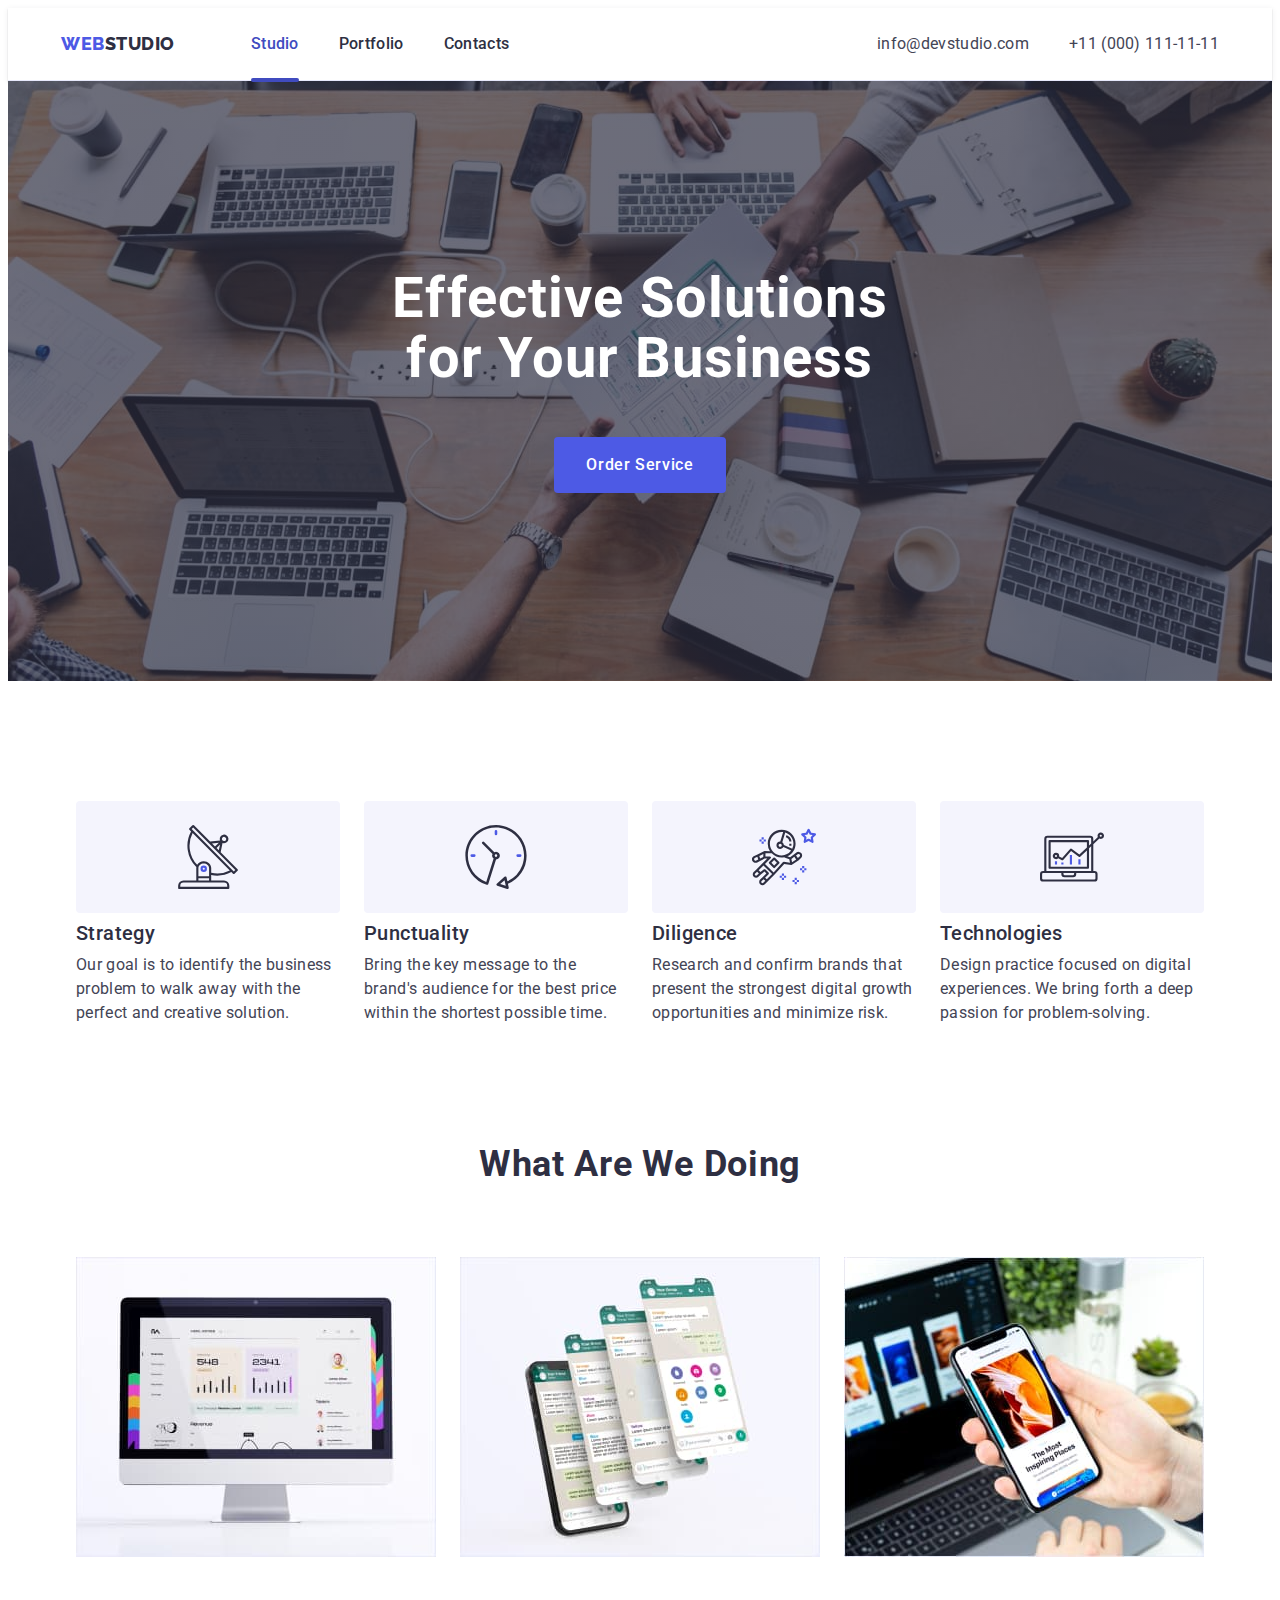
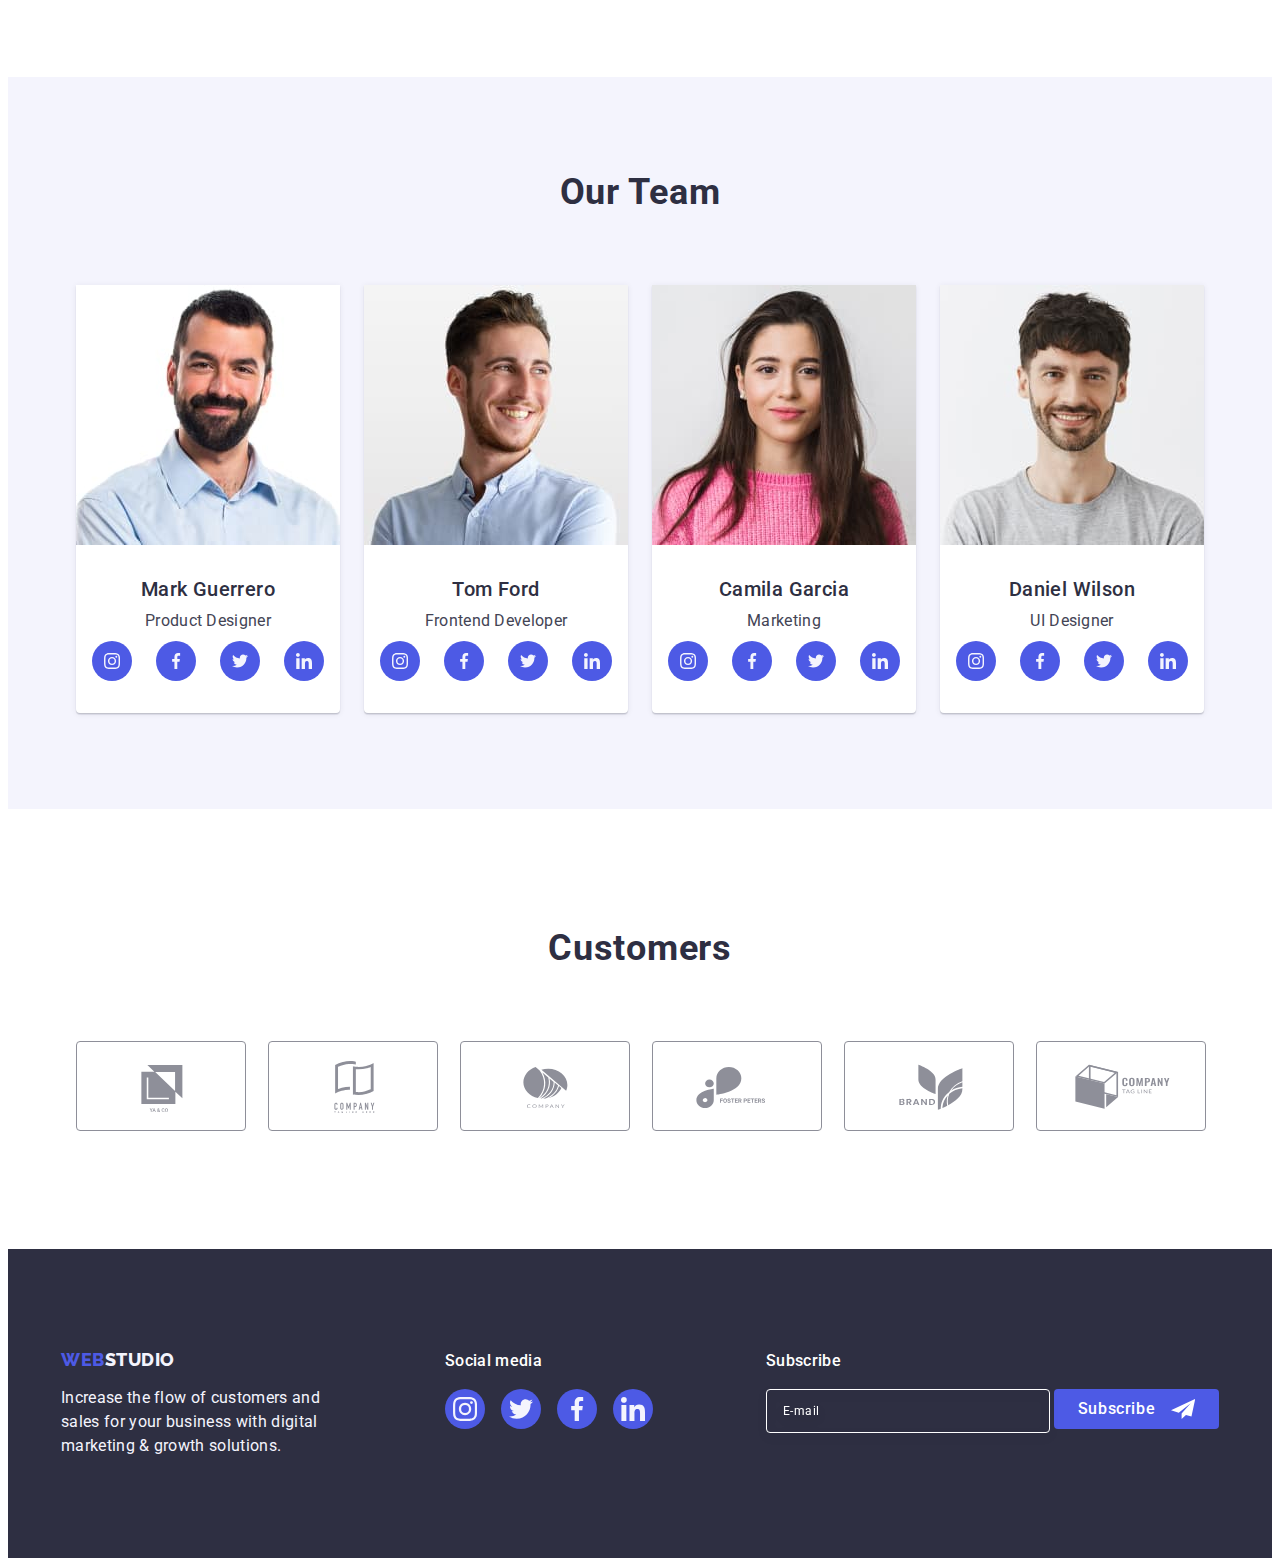
<file: index.html>
<!DOCTYPE html>
<html lang="en">
<head>
    <meta charset="UTF-8">
    <meta http-equiv="X-UA-Compatible" content="IE=edge">
    <meta name="viewport" content="width=device-width, initial-scale=1.0">
    <link rel="preconnect" href="https://fonts.googleapis.com">
    <link rel="preconnect" href="https://fonts.gstatic.com" crossorigin>
    <link href="https://fonts.googleapis.com/css2?family=Raleway:wght@800&family=Roboto:wght@400;500;700;900&display=swap"
        rel="stylesheet">
    <meta name="viewport" content="width=device-width, initial-scale=1.0" />
    <title>WebStudio</title>
    <link rel="stylesheet" href="https://cdnjs.cloudflare.com/ajax/libs/modern-normalize/2.0.0/modern-normalize.min.css" integrity="sha512-4xo8blKMVCiXpTaLzQSLSw3KFOVPWhm/TRtuPVc4WG6kUgjH6J03IBuG7JZPkcWMxJ5huwaBpOpnwYElP/m6wg==" crossorigin="anonymous" referrerpolicy="no-referrer" />
    <link rel="stylesheet" href="./css/styles.css">
</head>
<body>
    <header class="header">
        <div class="container header-container">
            <nav class="header-navigation list">
                <a href="./index.html" class="logo-header link">Web<span class="logo-span-header">Studio</span></a>
                <ul class="header-menu list">
                    <li class="header-menu-item"><a class="header-menu-link link active" href="./index.html">Studio</a></li>
                    <li class="header-menu-item"><a class="header-menu-link link" href="./portfolio.html">Portfolio</a></li>
                    <li class="header-menu-item"><a class="header-menu-link link " href="">Contacts</a></li>
                </ul>
            </nav>
            <address class="header-contacts">
                <ul class="header-menu-contacts list">
                    <li><a class="header-contacts-item link" href="mailto:info@devstudio.com">info@devstudio.com</a></li>
                    <li><a class="header-contacts-item link" href="tel:+110001111111">+11 (000) 111-11-11</a></li>
                </ul>
            </address>
            <button  type="button" class="open-mobile-menu js-open-menu" data-menu-open>
                <svg class="charm-svg" width="32" height="22">
                    <use href="./images/icons.svg#icon-charm_menu-hamburger-1"></use>
                </svg>
            </button>
        </div>
            <div class="mob-menu js-menu-container">
                <div class="mob-menu-container container">
                <div class="mobile-nav" >
                    <button type="button" class="close-mobile-btn js-close-menu">
                        <svg class="mobile-button-icon" width="8" height="8">
                            <use href="./images/icons.svg#icon-close-black"></use>
                        </svg>
                    </button>
                    <ul class="mobile-menu-list list">
                        <li class="mobile-menu-item"><a class="mobile-menu-link link" href="./index.html">Studio</a></li>
                        <li class="mobile-menu-item"><a class="mobile-menu-link link" href="./portfolio.html">Portfolio</a></li>
                        <li class="mobile-menu-item"><a class="mobile-menu-link link" href="">Contacts</a></li>
                    </ul>
                </div>
                <div class="mobile-subscribe">
                    <address class="mobile-contacts">
                        <ul class="mobile-menu-contacts list">
                            <li class="mobile-menu-list"><a class="mobile-contacts-item link" href="tel:+110001111111">+11 (000)
                                    111-11-11</a></li>
                            <li class="mobile-menu-list"><a class="mobile-contacts-item-mail link"
                                    href="mailto:info@devstudio.com">info@devstudio.com</a></li>
                        </ul>
                    </address>
                    <ul class="mobile-icon-list list">
                        <li class="mobile-list-item">
                            <a href="" class="mobile-link-soc">
                                <svg class="mobile-menu-icon" width="24" height="24">
                                    <use href="./images/icons.svg#icon-instagram"></use>
                                </svg>
                            </a>
                        </li>
                        <li class="mobile-list-item">
                            <a href="" class="mobile-link-soc">
                                <svg class="mobile-menu-icon" width="24" height="24">
                                    <use href="./images/icons.svg#icon-twitter"></use>
                                </svg>
                            </a>
                        </li>
                        <li class="mobile-list-item">
                            <a href="" class="mobile-link-soc">
                                <svg class="mobile-menu-icon" width="24" height="24">
                                    <use href="./images/icons.svg#icon-facebook"></use>
                                </svg>
                            </a>
                        </li>
                        <li class="mobile-list-item">
                            <a href="" class="mobile-link-soc">
                                <svg class="mobile-menu-icon" width="24" height="24">
                                    <use href="./images/icons.svg#icon-linkedin"></use>
                                </svg>
                            </a>
                        </li>
                    </ul>
                </div>
                </div>
            </div>
    </header>
    <main>
        <section class="hero">
            <div class="container container-hero">
                <h1 class="hero-title">Effective Solutions for Your Business</h1>
                <button type="button" class="hero-button"  data-modal-open>Order Service</button>
            </div>
        </section>
        <section class="feature">
            <div class="container feature-container">
                <h2 class="visually-hidden">Why us?</h2>
                <ul class="feature-menu list">
                    <li class="feature-menu-item">
                        <div class="feature-container-icon">
                            <svg class="feature-icon" width="64" height="64">
                                <use href="./images/icons.svg#icon-antenna"></use>
                            </svg>
                        </div>
                        <h3 class="feature-item-title ">Strategy</h3>
                        <p class="feature-item-paragraph">Our goal is to identify the business problem to walk away with the perfect and
                            creative solution.</p>
                    </li>
                    <li class="feature-menu-item">
                        <div class="feature-container-icon">
                            <svg class="feature-icon" width="64" height="64">
                                <use href="./images/icons.svg#icon-clock"></use>
                            </svg>
                        </div>
                        <h3 class="feature-item-title ">Punctuality</h3>
                        <p class="feature-item-paragraph">Bring the key message to the brand's audience for the best price within the
                            shortest possible time.</p>
                    </li>
                    <li class="feature-menu-item">
                        <div class="feature-container-icon">
                            <svg class="feature-icon" width="64" height="64">
                                <use href="./images/icons.svg#icon-astronaut"></use>
                            </svg>
                        </div>
                        <h3 class="feature-item-title ">Diligence</h3>
                        <p class="feature-item-paragraph">Research and confirm brands that present the strongest digital growth
                            opportunities and minimize risk.</p>
                    </li>
                    <li class="feature-menu-item">
                        <div class="feature-container-icon">
                            <svg class="feature-icon" width="64" height="64">
                                <use href="./images/icons.svg#icon-diagram"></use>
                            </svg>
                        </div>
                        <h3 class="feature-item-title ">Technologies</h3>
                        <p class="feature-item-paragraph">Design practice focused on digital experiences. We bring forth a deep passion
                            for problem-solving.</p>
                    </li>
                </ul>
            </div>
        </section>
        <section class="referral">
            <div class="container referral-container" >
                <h2 class="referral-title">What are we doing</h2>
                <ul class=" referral-menu list">
                    <li class="referral-menu-item"><img class="referral-item-image" srcset="./images/img1.jpg 1x, ./images/img1-2x.jpg 2x" src="./images/img1.jpg" alt="computer" width="360"
                            height="300" /></li>
                    <li class="referral-menu-item"><img class="referral-item-image" srcset="./images/img2.jpg 1x, ./images/img2-2x.jpg 2x" src="./images/img2.jpg" alt="telephone" width="360"
                            height="300" /></li>
                    <li class="referral-menu-item"><img class="referral-item-image" srcset="./images/img3.jpg 1x, ./images/img3-2x.jpg 2x" src="./images/img3.jpg" alt="gadgets" width="360"
                            height="300" /></li>
                </ul>
            </div> 
        </section>
        <section class="team">
            <div class="container team-section-container">
                <h2 class="team-title">Our Team</h2>
                <ul class="team-menu list">
                    <li class="team-menu-item">
                        <img class="team-item-image" srcset="./images/team1.jpg 1x, ./images/team1-2x.jpg 2x" src="./images/team1.jpg" alt="Mark Guerrero" width="264" height="260" />
                        <div class="card-team">
                            <h3 class="team-item-title">Mark Guerrero</h3>
                            <p class="team-item-paragraph">Product Designer</p>
                                <ul class="team-icons-list">
                                    <li class="team-icons">
                                        <a href="" class="team-soc">
                                            <svg class="team-icon" width="16" height="16">
                                                <use href="./images/icons.svg#icon-instagram"></use>
                                            </svg>
                                        </a>
                                    </li>
                                    <li class="team-icons">
                                        <a href="" class="team-soc">
                                            <svg class="team-icon" width="16" height="16">
                                                <use href="./images/icons.svg#icon-facebook"></use>
                                            </svg>
                                        </a>
                                    </li>
                                    <li class="team-icons">
                                        <a href="" class="team-soc">
                                            <svg class="team-icon" width="16" height="16">
                                                <use href="./images/icons.svg#icon-twitter"></use>
                                            </svg>
                                        </a>
                                    </li>
                                    <li class="team-icons">
                                        <a href="" class="team-soc">
                                            <svg class="team-icon" width="16" height="16">
                                                <use href="./images/icons.svg#icon-linkedin"></use>
                                            </svg>
                                        </a>
                                    </li>
                                </ul>
                        </div>
                    </li>
                    <li class="team-menu-item">
                        <img class="team-item-image" srcset="./images/team2.jpg 1x, ./images/team2-2x.jpg 2x" src="./images/team2.jpg" alt="Tom Ford" width="264" height="260" />
                        <div class="card-team">
                            <h3 class="team-item-title">Tom Ford</h3>
                            <p class="team-item-paragraph">Frontend Developer</p>
                                <ul class="team-icons-list">
                                    <li class="team-icons">
                                        <a href="" class="team-soc">
                                            <svg class="team-icon" width="16" height="16">
                                                <use href="./images/icons.svg#icon-instagram"></use>
                                            </svg>
                                        </a>
                                    </li>
                                    <li class="team-icons">
                                        <a href="" class="team-soc">
                                            <svg class="team-icon" width="16" height="16">
                                                <use href="./images/icons.svg#icon-facebook"></use>
                                            </svg>
                                        </a>
                                    </li>
                                    <li class="team-icons">
                                        <a href="" class="team-soc">
                                            <svg class="team-icon" width="16" height="16">
                                                <use href="./images/icons.svg#icon-twitter"></use>
                                            </svg>
                                        </a>
                                    </li>
                                    <li class="team-icons">
                                        <a href="" class="team-soc">
                                            <svg class="team-icon" width="16" height="16">
                                                <use href="./images/icons.svg#icon-linkedin"></use>
                                            </svg>
                                        </a>
                                    </li>
                                </ul>
                        </div>
                    </li>
                    <li class="team-menu-item">
                        <img class="team-item-image" srcset="./images/team3.jpg 1x, ./images/team3-2x.jpg 2x" src="./images/team3.jpg" alt="Camila Garcia" width="264" height="260" />
                        <div class="card-team">
                            <h3 class="team-item-title">Camila Garcia</h3>
                            <p class="team-item-paragraph">Marketing</p>
                                <ul class="team-icons-list">
                                    <li class="team-icons">
                                        <a href="" class="team-soc">
                                            <svg class="team-icon" width="16" height="16">
                                                <use href="./images/icons.svg#icon-instagram"></use>
                                            </svg>
                                        </a>
                                    </li>
                                    <li class="team-icons">
                                        <a href="" class="team-soc">
                                            <svg class="team-icon" width="16" height="16">
                                                <use href="./images/icons.svg#icon-facebook"></use>
                                            </svg>
                                        </a>
                                    </li>
                                    <li class="team-icons">
                                        <a href="" class="team-soc">
                                            <svg class="team-icon" width="16" height="16">
                                                <use href="./images/icons.svg#icon-twitter"></use>
                                            </svg>
                                        </a>
                                    </li>
                                    <li class="team-icons">
                                        <a href="" class="team-soc">
                                            <svg class="team-icon" width="16" height="16">
                                                <use href="./images/icons.svg#icon-linkedin"></use>
                                            </svg>
                                        </a>
                                    </li>
                                </ul>
                        </div>
                    </li>
                    <li class="team-menu-item">
                        <img class="team-item-image" srcset="./images/team4.jpg 1x, ./images/team4-2x.jpg 2x" src="./images/team4.jpg" alt="Daniel Wilson" width="264" height="260" />
                        <div class="card-team">
                            <h3 class="team-item-title">Daniel Wilson</h3>
                            <p class="team-item-paragraph">UI Designer</p>
                                <ul class="team-icons-list">
                                    <li class="team-icons">
                                        <a href="" class="team-soc">
                                            <svg class="team-icon" width="16" height="16">
                                                <use href="./images/icons.svg#icon-instagram"></use>
                                            </svg>
                                        </a>
                                    </li>
                                    <li class="team-icons">
                                        <a href="" class="team-soc">
                                            <svg class="team-icon" width="16" height="16">
                                                <use href="./images/icons.svg#icon-facebook"></use>
                                            </svg>
                                        </a>
                                    </li>
                                    <li class="team-icons">
                                        <a href="" class="team-soc">
                                            <svg class="team-icon" width="16" height="16">
                                                <use href="./images/icons.svg#icon-twitter"></use>
                                            </svg>
                                        </a>
                                    </li>
                                    <li class="team-icons">
                                        <a href="" class="team-soc">
                                            <svg class="team-icon" width="16" height="16">
                                                <use href="./images/icons.svg#icon-linkedin"></use>
                                            </svg>
                                        </a>
                                    </li>
                                </ul>
                        </div>
                    </li>
                </ul>
            </div>
        </section>
        <section class="customers">
            <div class="customers-container container">
                <h2 class="customers-title">Customers</h2>
                <ul class="customers-container-list">
                    <li class="customers-container-item">
                        <a href="" class="customers-link">
                            <svg class="customers-icon" width="104" height="56">
                                <use href="./images/icons.svg#icon-logo1"></use>
                            </svg>
                        </a>
                    </li>
                    <li class="customers-container-item">
                        <a href="" class="customers-link">
                            <svg class="customers-icon" width="104" height="56">
                                <use href="./images/icons.svg#icon-logo2"></use>
                            </svg>
                        </a>
                    </li>
                    <li class="customers-container-item">
                        <a href="" class="customers-link">
                            <svg class="customers-icon" width="104" height="56">
                                <use href="./images/icons.svg#icon-logo3"></use>
                            </svg>
                        </a>
                    </li>
                    <li class="customers-container-item">
                        <a href="" class="customers-link">
                            <svg class="customers-icon" width="104" height="56">
                                <use href="./images/icons.svg#icon-logo4"></use>
                            </svg>
                        </a>
                    </li>
                    <li class="customers-container-item">
                        <a href="" class="customers-link">
                            <svg class="customers-icon" width="104" height="56">
                                <use href="./images/icons.svg#icon-logo5"></use>
                            </svg>
                        </a>
                    </li>
                    <li class="customers-container-item">
                        <a href="" class="customers-link">
                            <svg class="customers-icon" width="104" height="56">
                                <use href="./images/icons.svg#icon-logo6"></use>
                            </svg>
                        </a>
                    </li>
                </ul>
            </div>
        </section>
    </main>
    <footer class="footer ">
        <div class="container footerino">
            <div class="footer-container">
                <a class="logo-footer link" href="./index.html">Web<span class="logo-span-footer">Studio</span></a>
                <p class="footer-paragraph">Increase the flow of customers and sales for your business with digital
                    marketing &
                    growth solutions.</p>
            </div>
            <div class="footer-soc">
                <p class="footer-title">Social media</p>
                <ul class="footer-icon-list">
                    <li class="footer-list-item">
                        <a href="" class="footer-link-soc">
                            <svg class="footer-icon" width="24" height="24">
                                <use href="./images/icons.svg#icon-instagram"></use>
                            </svg>
                        </a>
                    </li>
                    <li class="footer-list-item">
                        <a href="" class="footer-link-soc">
                            <svg class="footer-icon" width="24" height="24">
                                <use href="./images/icons.svg#icon-twitter"></use>
                            </svg>
                        </a>
                    </li>
                    <li class="footer-list-item">
                        <a href="" class="footer-link-soc">
                            <svg class="footer-icon" width="24" height="24">
                                <use href="./images/icons.svg#icon-facebook"></use>
                            </svg>
                        </a>
                    </li>
                    <li class="footer-list-item">
                        <a href="" class="footer-link-soc">
                            <svg class="footer-icon" width="24" height="24">
                                <use href="./images/icons.svg#icon-linkedin"></use>
                            </svg>
                        </a>
                    </li>
                </ul>
            </div>
            <div class="footer-form-container">
                <p class="footer-form-title">Subscribe</p>
                <form  class="footer-form" name="footer-subscribe">
                    <label for="subscribe" class="footer-subscribe-label">
                        <input id="subscribe" class="footer-input" name="footer-input" type="email" placeholder="E-mail" />
                    </label>
                    <button type="submit" class="footer-btn-subscribe">Subscribe
                        <svg class="btn-subscribe-icon" width="24" height="24">
                            <use href="./images/icons.svg#icon-icon-send"></use>
                        </svg>
                    </button>
                </form>
            </div>
        </div>
    </footer>
    <div class="backdrop is-hidden" data-modal>
        <div class="modal">
            <button data-modal-close type="button" class="modal-btn">
                    <svg class="modal-button-icon" width="8" height="8">
                        <use href="./images/icons.svg#icon-close-black"></use>
                    </svg>
            </button>
            <p class="modal-form-title">Leave your contacts and we will call you back</p>
            <form class="modal-form" name="modal-subscribe">
                <div class="modal-form-field">
                    <label for="user-name" class="modal-label">Name</label>
                    <div class="input-wrap">
                        <input id="user-name" name="user-name" class="modal-input" required type="text" placeholder="" />
                        <svg class="form-icons" width="18" height="24">
                            <use href="./images/icons.svg#icon-person-black"></use>
                        </svg>
                    </div>
                </div>
                <div class="modal-form-field">
                    <label for="user-mail" class="modal-label">Phone</label>
                    <div class="input-wrap">
                        <input id="user-mail" name="user-mail" class="modal-input" required type="tel" placeholder="" />
                        <svg class="form-icons" width="18" height="24">
                            <use href="./images/icons.svg#icon-phone-black"></use>
                        </svg>
                    </div>
                    </div>
                <div class="modal-form-field">
                    <label for="user-tel" class="modal-label">Email</label>
                    <div class="input-wrap">
                        <input id="user-tel" name="user-tel" class="modal-input" required type="email" placeholder="" />
                        <svg class="form-icons" width="18" height="24">
                            <use href="./images/icons.svg#icon-email-black"></use>
                        </svg>
                    </div>
                </div>
                <div class="modal-form-textarea">
                    <label for="user-comment" class="modal-label">Comment</label>
                    <textarea class="modal-textarea" id="user-comment" name="user-comment" placeholder="Text input"></textarea>
                </div>
                <div class="modal-form-checkbox">
                    <input class="input-checkbox visually-hidden" name="user-privacy" id="user-privacy" value="true" type="checkbox" />
                    <label for="user-privacy" class="check-text"><span class="label-span-icon">
                        <svg class="check-icon" width="10" height="8">
                            <use href="./images/icons.svg#icon-checkbox-click"></use>
                        </svg>
                    </span>I accept the terms and conditions of the <a class="checkbox-link" href="">Privacy Policy</a></label>
                </div>
                <button class="modal-subscribe-btn" type="submit">Send</button>
            </form>  
        </div>
    </div>

    <script src="./js/modal.js"></script>
    <script src="./js/mobile-menu.js"></script>
</body>
</html>
</file>
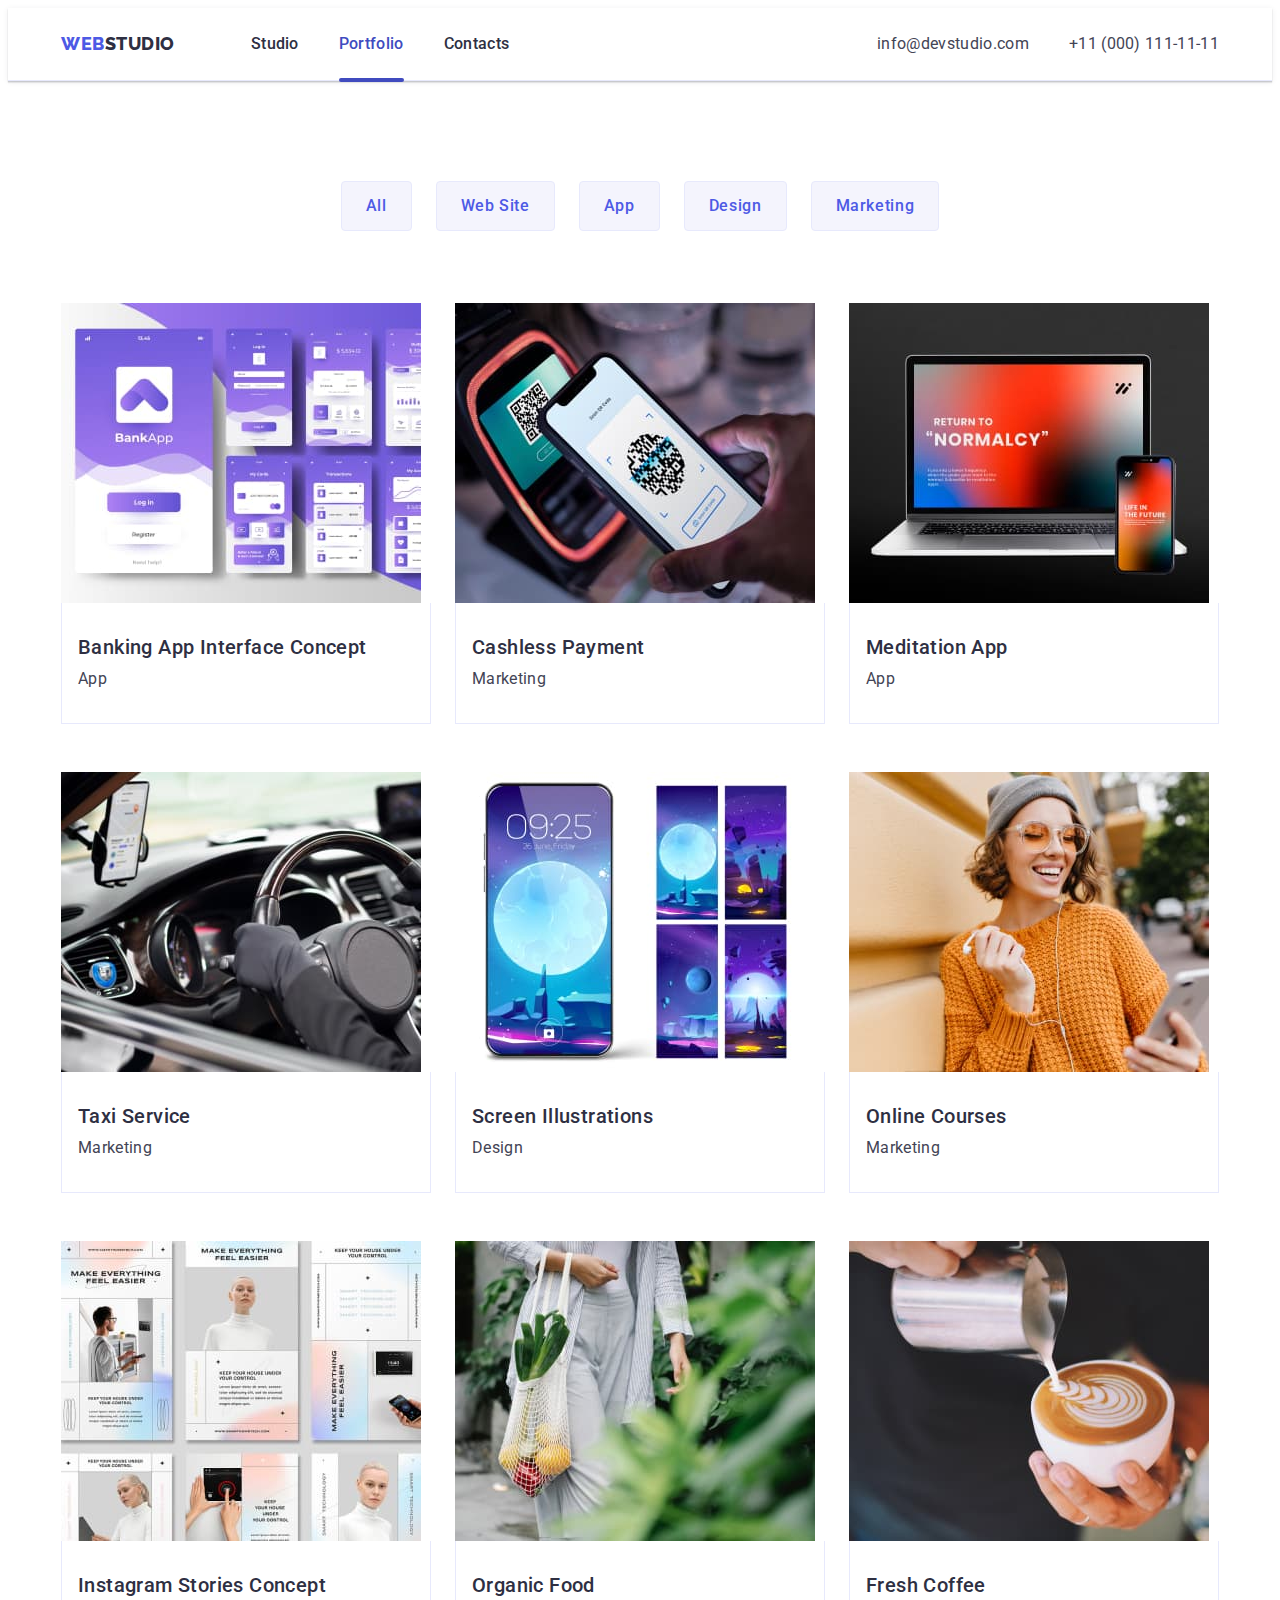
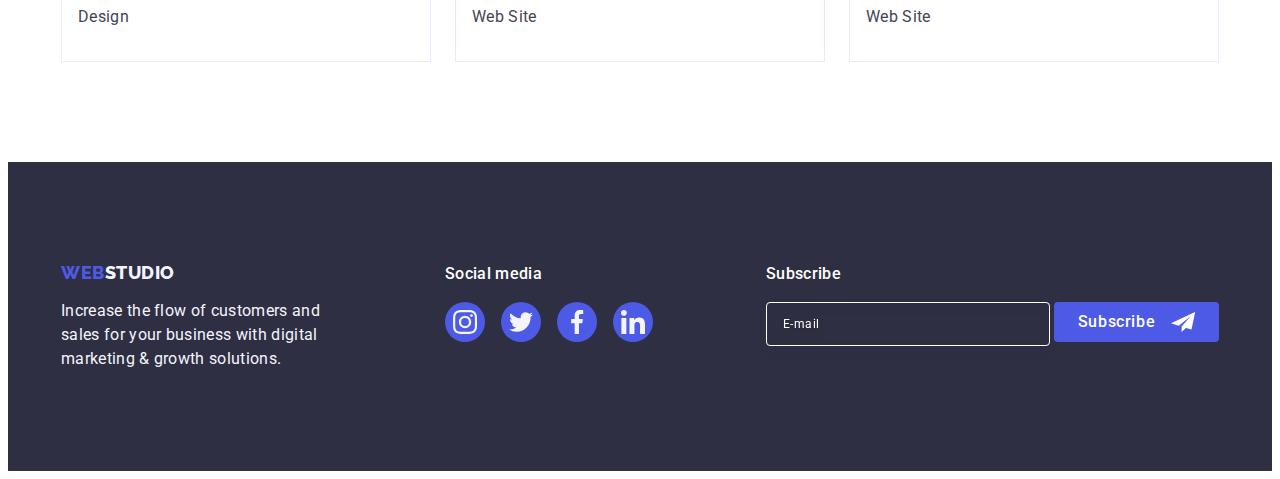
<file: portfolio.html>
<!DOCTYPE html>
<html lang="en">

<head>
    <meta charset="UTF-8">
    <meta http-equiv="X-UA-Compatible" content="IE=edge">
    <meta name="viewport" content="width=device-width, initial-scale=1.0">
    <link rel="preconnect" href="https://fonts.googleapis.com">
    <link rel="preconnect" href="https://fonts.gstatic.com" crossorigin>
    <link href="https://fonts.googleapis.com/css2?family=Raleway:wght@800&family=Roboto:wght@400;500;700;900&display=swap"
        rel="stylesheet">
    <meta name="viewport" content="width=device-width, initial-scale=1.0" />
    <title>WebStudio</title>
    <link rel="stylesheet" href="https://cdnjs.cloudflare.com/ajax/libs/modern-normalize/2.0.0/modern-normalize.min.css"
        integrity="sha512-4xo8blKMVCiXpTaLzQSLSw3KFOVPWhm/TRtuPVc4WG6kUgjH6J03IBuG7JZPkcWMxJ5huwaBpOpnwYElP/m6wg=="
        crossorigin="anonymous" referrerpolicy="no-referrer" />
    <link rel="stylesheet" href="./css/styles.css">
</head>

<body>
    <header class="header">
        <div class="container header-container">
            <nav class="header-navigation list">
                <a href="./index.html" class="logo-header link">Web<span class="logo-span-header">Studio</span></a>
                <ul class="header-menu list">
                    <li class="header-menu-item"><a class="header-menu-link link" href="./index.html">Studio</a></li>
                    <li class="header-menu-item"><a class="header-menu-link link active" href="./portfolio.html">Portfolio</a></li>
                    <li class="header-menu-item"><a class="header-menu-link link " href="">Contacts</a></li>
                </ul>
            </nav>
            <address class="header-contacts">
                <ul class="header-menu-contacts list">
                    <li><a class="header-contacts-item link" href="mailto:info@devstudio.com">info@devstudio.com</a></li>
                    <li><a class="header-contacts-item link" href="tel:+110001111111">+11 (000) 111-11-11</a></li>
                </ul>
            </address>
            <button type="button" class="open-mobile-menu js-open-menu" data-menu-open>
                <svg class="charm-svg" width="32" height="22">
                    <use href="./images/icons.svg#icon-charm_menu-hamburger-1"></use>
                </svg>
            </button>
        </div>
        <div class="mob-menu js-menu-container">
            <div class="mob-menu-container container">
                <div class="mobile-nav">
                    <button type="button" class="close-mobile-btn js-close-menu">
                        <svg class="mobile-button-icon" width="8" height="8">
                            <use href="./images/icons.svg#icon-close-black"></use>
                        </svg>
                    </button>
                    <ul class="mobile-menu-list list">
                        <li class="mobile-menu-item"><a class="mobile-menu-link link" href="./index.html">Studio</a></li>
                        <li class="mobile-menu-item"><a class="mobile-menu-link link" href="./portfolio.html">Portfolio</a>
                        </li>
                        <li class="mobile-menu-item"><a class="mobile-menu-link link" href="">Contacts</a></li>
                    </ul>
                </div>
                <div class="mobile-subscribe">
                    <address class="mobile-contacts">
                        <ul class="mobile-menu-contacts list">
                            <li class="mobile-menu-list"><a class="mobile-contacts-item link" href="tel:+110001111111">+11
                                    (000)
                                    111-11-11</a></li>
                            <li class="mobile-menu-list"><a class="mobile-contacts-item-mail link"
                                    href="mailto:info@devstudio.com">info@devstudio.com</a></li>
                        </ul>
                    </address>
                    <ul class="mobile-icon-list list">
                        <li class="mobile-list-item">
                            <a href="" class="mobile-link-soc">
                                <svg class="mobile-menu-icon" width="24" height="24">
                                    <use href="./images/icons.svg#icon-instagram"></use>
                                </svg>
                            </a>
                        </li>
                        <li class="mobile-list-item">
                            <a href="" class="mobile-link-soc">
                                <svg class="mobile-menu-icon" width="24" height="24">
                                    <use href="./images/icons.svg#icon-twitter"></use>
                                </svg>
                            </a>
                        </li>
                        <li class="mobile-list-item">
                            <a href="" class="mobile-link-soc">
                                <svg class="mobile-menu-icon" width="24" height="24">
                                    <use href="./images/icons.svg#icon-facebook"></use>
                                </svg>
                            </a>
                        </li>
                        <li class="mobile-list-item">
                            <a href="" class="mobile-link-soc">
                                <svg class="mobile-menu-icon" width="24" height="24">
                                    <use href="./images/icons.svg#icon-linkedin"></use>
                                </svg>
                            </a>
                        </li>
                    </ul>
                </div>
            </div>
        </div>
    </header>
    <main>
        <section class="portfolio">
            <div class="portfolio-container container">
                <h1 class="visually-hidden">Portfolio</h1>
                <ul class="portfolio-menu-button list">
                    <li class="portfolio-item-button"><button class="portfolio-button" type="button">All</button></li>
                    <li class="portfolio-item-button"><button class="portfolio-button" type="button">Web Site</button></li>
                    <li class="portfolio-item-button"><button class="portfolio-button" type="button">App</button></li>
                    <li class="portfolio-item-button"><button class="portfolio-button" type="button">Design</button></li>
                    <li class="portfolio-item-button"><button class="portfolio-button" type="button">Marketing</button></li>
                </ul>
                <ul class="portfolio-menu-feature list">
                    <li class="portfolio-feature-items link">
                        <a href="" class="link portfolio-feature-link">
                            <div class="portfolio-card-active">
                                <img class="portfolio-feature-image" src="./images/portfolio-img1.jpg" alt="banking app">
                                    <p class="overflow-text">14 Stylish and User-Friendly App Design Concepts · Task Manager App · Calorie Tracker App ·
                                        Exotic Fruit Ecommerce App ·
                                        Cloud Storage App
                                    </p>
                            </div>
                            <div class="portfolio-card">
                                <h2 class="portfolio-feature-title">Banking App Interface Concept</h2>
                                <p class="portfolio-feature-paragraph">App</p>
                            </div>
                        </a>
                    </li>
                    <li class="portfolio-feature-items link">
                        <a href="" class="link portfolio-feature-link">
                            <div class="portfolio-card-active">
                                <img class="portfolio-feature-image" src="./images/portfolio-img2.jpg" alt="cashles payment">
                                    <p class="overflow-text">14 Stylish and User-Friendly App Design Concepts · Task Manager App · Calorie Tracker App ·
                                        Exotic Fruit Ecommerce App ·
                                        Cloud Storage App
                                    </p>
                            </div>
                            <div class="portfolio-card">
                                <h2 class="portfolio-feature-title">Cashless Payment</h2>
                                <p class="portfolio-feature-paragraph">Marketing</p>
                            </div>
                        </a>
                    </li>
                    <li class="portfolio-feature-items link">
                        <a href="" class="link portfolio-feature-link">
                            <div class="portfolio-card-active">
                                <img class="portfolio-feature-image" src="./images/portfolio-img3.jpg" alt="meditation app">
                                    <p class="overflow-text">14 Stylish and User-Friendly App Design Concepts · Task Manager App · Calorie Tracker App ·
                                        Exotic Fruit Ecommerce App ·
                                        Cloud Storage App</p>
                            </div>
                            <div class="portfolio-card">
                                <h2 class="portfolio-feature-title">Meditation App</h2>
                                <p class="portfolio-feature-paragraph">App</p>
                            </div>
                        </a>
                    </li>
                    <li class="portfolio-feature-items link">
                        <a href="" class="link portfolio-feature-link">
                            <div class="portfolio-card-active">
                                <img class="portfolio-feature-image" src="./images/portfolio-img4.jpg" alt="taxi service">
                                
                                    <p class="overflow-text">14 Stylish and User-Friendly App Design Concepts · Task Manager App · Calorie Tracker App ·
                                        Exotic Fruit Ecommerce App ·
                                        Cloud Storage App</p>
                            </div>
                            <div class="portfolio-card">
                                <h2 class="portfolio-feature-title">Taxi Service</h2>
                                <p class="portfolio-feature-paragraph">Marketing</p>
                            </div>
                        </a>
                    </li>
                    <li class="portfolio-feature-items link">
                        <a href="" class="link portfolio-feature-link">
                            <div class="portfolio-card-active">
                                <img class="portfolio-feature-image" src="./images/portfolio-img5.jpg" alt="screen illumination">
                               
                                    <p class="overflow-text">14 Stylish and User-Friendly App Design Concepts · Task Manager App · Calorie Tracker App ·
                                        Exotic Fruit Ecommerce App ·
                                        Cloud Storage App</p>
                            </div>
                            <div class="portfolio-card"> 
                                <h2 class="portfolio-feature-title">Screen Illustrations</h2>
                                <p class="portfolio-feature-paragraph">Design</p>
                            </div>
                        </a>
                    </li>
                    <li class="portfolio-feature-items link">
                        <a href="" class="link portfolio-feature-link">
                            <div class="portfolio-card-active">
                                <img class="portfolio-feature-image" src="./images/portfolio-img6.jpg" alt="online courses">
             
                                    <p class="overflow-text">14 Stylish and User-Friendly App Design Concepts · Task Manager App · Calorie Tracker App ·
                                        Exotic Fruit Ecommerce App ·
                                        Cloud Storage App</p>
                            </div>
                            <div class="portfolio-card">
                                <h2 class="portfolio-feature-title">Online Courses</h2>
                                <p class="portfolio-feature-paragraph">Marketing</p>
                            </div>
                        </a>
                    </li>
                    <li class="portfolio-feature-items link">
                        <a href="" class="link portfolio-feature-link">
                            <div class="portfolio-card-active">
                                <img class="portfolio-feature-image" src="./images/portfolio-img7.jpg" alt="instagram concept">
   
                                    <p class="overflow-text">14 Stylish and User-Friendly App Design Concepts · Task Manager App · Calorie Tracker App ·
                                        Exotic Fruit Ecommerce App ·
                                        Cloud Storage App</p>
                            </div>
                            <div class="portfolio-card">
                                <h2 class="portfolio-feature-title">Instagram Stories Concept</h2>
                                <p class="portfolio-feature-paragraph">Design</p>
                            </div>
                        </a>
                    </li>
                    <li class="portfolio-feature-items link">
                        <a href="" class="link portfolio-feature-link">
                            <div class="portfolio-card-active">
                                <img class="portfolio-feature-image" src="./images/portfolio-img8.jpg" alt="organic food">
     
                                    <p class="overflow-text">14 Stylish and User-Friendly App Design Concepts · Task Manager App · Calorie Tracker App ·
                                        Exotic Fruit Ecommerce App ·
                                        Cloud Storage App</p>
                            </div>
                            <div class="portfolio-card">
                                <h2 class="portfolio-feature-title">Organic Food</h2>
                                <p class="portfolio-feature-paragraph">Web Site</p>
                            </div>
                        </a>
                    </li>
                    <li class="portfolio-feature-items link">
                        <a href="" class="link portfolio-feature-link">
                            <div class="portfolio-card-active">
                                <img class="portfolio-feature-image" src="./images/portfolio-img9.jpg" alt="freesh cofee">

                                    <p class="overflow-text">14 Stylish and User-Friendly App Design Concepts · Task Manager App · Calorie Tracker App ·
                                        Exotic Fruit Ecommerce App ·
                                        Cloud Storage App</p>
                            </div>
                            <div class="portfolio-card">
                                <h2 class="portfolio-feature-title">Fresh Coffee</h2>
                                <p class="portfolio-feature-paragraph">Web Site</p>
                            </div>
                        </a>
                    </li>
                </ul>
            </div>
        </section>  
    </main>
    <footer class="footer ">
        <div class="container footerino">
            <div class="footer-container">
                <a class="logo-footer link" href="./index.html">Web<span class="logo-span-footer">Studio</span></a>
                <p class="footer-paragraph">Increase the flow of customers and sales for your business with digital
                    marketing &
                    growth solutions.</p>
            </div>
            <div class="footer-soc">
                <p class="footer-title">Social media</p>
                <ul class="footer-icon-list">
                    <li class="footer-list-item">
                            <a href="" class="footer-link-soc">
                                <svg class="footer-icon" width="24" height="24">
                                    <use href="./images/icons.svg#icon-instagram"></use>
                                </svg>
                            </a>
                    </li>
                    <li class="footer-list-item">
                            <a href="" class="footer-link-soc">
                                <svg class="footer-icon" width="24" height="24">
                                    <use href="./images/icons.svg#icon-twitter"></use>
                                </svg>
                            </a>
                    </li>
                    <li class="footer-list-item">
                            <a href="" class="footer-link-soc">
                                <svg class="footer-icon" width="24" height="24">
                                    <use href="./images/icons.svg#icon-facebook"></use>
                                </svg>
                            </a>
                    </li>
                    <li class="footer-list-item">
                            <a href="" class="footer-link-soc">
                                <svg class="footer-icon" width="24" height="24">
                                    <use href="./images/icons.svg#icon-linkedin"></use>
                                </svg>
                            </a>
                    </li>
                </ul>
            </div>
            <div class="footer-form-container">
                <p class="footer-form-title">Subscribe</p>
                <form class="footer-form" name="footer-subscribe">
                    <label for="subscribe" class="footer-subscribe-label">
                        <input id="subscribe" class="footer-input" name="footer-input" type="email" placeholder="E-mail" />
                    </label>
                    <button type="submit" class="footer-btn-subscribe">Subscribe
                        <svg class="btn-subscribe-icon" width="24" height="24">
                            <use href="./images/icons.svg#icon-icon-send"></use>
                        </svg>
                    </button>
                </form>
            </div>
        </div>
    </footer>
    <script src="./js/mobile-menu.js"></script>
</body>

</html>
</file>
<file: css/styles.css>
body{
    font-family: var(--primary-font); 
    color: var(--secondary-dark-color);
    background-color: var(--primary-white-color);
}
:root{
    --primary-font: 'Roboto',sans-serif;
    --logo-font: "Raleway", sans-serif;
    --primary-dark-color: #2E2F42;
    --secondary-dark-color: #434455;
    --primary-blu-color: #4D5AE5;
    --secondary-blu-color: #404BBF;
    --primary-white-color: #FFFFFF;
    --secondary-white-color: #F4F4FD;
    --primary-grey-color: #8e8f99;
}
p, h1,h2,h3,h4,h5,h6 {
margin-top: 0;
margin-bottom: 0;
}

ul{
    margin-top: 0;
    margin-bottom: 0;
    padding-left: 0;
}
img{
    display: block;
    max-width: 100%;
    height: auto;
}
.container{
    width: 100%;
    max-width: 1158px;
    padding: 0 16px;
    margin: 0 auto;

}
.link{
    text-decoration: none;
}
.list {
    list-style: none;
    ;
}

.logo-header {
    font-family: var(--logo-font);
    font-weight: 800;
    font-size: 18px;
    line-height: 1.17;
    letter-spacing: 0.03em;
    color: var(--primary-blu-color);
    text-transform: uppercase;
    
}

.logo-span-header{
    color: var(--primary-dark-color);
}

.header{
    display: flex;
    justify-content: center;
    padding: 24px 0;
    border-bottom: solid 1px #E7E9FC;
    box-shadow: 0px 2px 1px rgba(46, 47, 66, 0.08), 0px 1px 1px rgba(46, 47, 66, 0.16), 0px 1px 6px rgba(46, 47, 66, 0.08);
}

.header-container{
    width: 100%;
}

.header-menu {
    display: none;
    gap: 40px;
    align-items: center;
}


.header-navigation {
    display: flex;
    flex-grow: 1;
    justify-content: space-between ;
}


.open-mobile-menu{
    display: block;
    background-color: transparent;
    border: none;
}

.charm-svg{
    stroke: var(--primary-dark-color);

}

.header-container {
    display: flex;
    align-items: center;
    padding: 0 16px;
}
.header-menu-item{
    padding-top: 24px;
    padding-bottom: 24px;
}
   

.header-menu-contacts{
    display: none;
    align-items: center;
    gap: 40px;
}


.header-menu-link {
    font-weight: 500;
    font-size: 16px;
    line-height: 1.5;
    color: var(--primary-dark-color);
    letter-spacing: 0.02em;
    text-decoration: none;
    padding-top: 24px;
    padding-bottom: 24px;
    transition-property: color;
    transition-duration: 250ms;
    transition-timing-function: cubic-bezier(0.4, 0, 0.2, 1);
}

.header-menu-link:hover{
    color: var(--secondary-blu-color);
}

.header-menu-link:focus{
    color: var(--secondary-blu-color);
}

.active {
    position: relative;
    color: var(--secondary-blu-color);
}

.active::after {
    content: '';
    position: absolute;
    width: 100%;
    height: 4px;
    left: 0px;
    top: 68px;
    background-color: var(--secondary-blu-color);
    border-radius: 2px;
    bottom: -1px;
}

.header-contacts{
}

.header-contacts-item {
    font-weight: 400;
    font-size: 16px;
    line-height: 1.5;
    color: var(--secondary-dark-color);
    letter-spacing: 0.02em;
    font-style: normal;
    transition-property: color;
    transition-duration: 250ms;
    transition-timing-function: cubic-bezier(0.4, 0, 0.2, 1);
    
}

.header-contacts-item:hover{
    color: var(--secondary-blu-color);
}
.header-contacts-item:hover{
    color: var(--secondary-blu-color);
}





.mob-menu {
    display: flex;
    position: fixed;
    width: 100vw;
    height: 100vh;
    top: 0;
    box-shadow: 0px 1px 6px 0px rgba(46, 47, 66, 0.08), 0px 1px 1px 0px rgba(46, 47, 66, 0.16), 0px 2px 1px 0px rgba(46, 47, 66, 0.08);
    background-color: var(--primary-white-color);
    z-index: 999;
    transform:translateX(100%);
    transition: transform 250ms ease-in-out;
}

.mob-menu.is-open {
    transform: translateX(0);
}

.mob-menu-container{
    position: relative;
    display: flex;
    flex-direction: column;
    justify-content: space-between;
    background-color: var(--primary-white-color);
    box-shadow: none;
}



.close-mobile-btn {
    position: absolute;
    top: -24px;
    right: -24px;
    padding: 24px;
    width: 24px;
    height: 24px;
    border-radius: 50%;
    background-color: #E7E9FC;
    border: 1px solid rgba(0, 0, 0, 0.1);
    cursor: pointer;
    justify-content: center;
    align-items: center;
    display: flex;
    padding: 0;
    transition: background-color 250ms cubic-bezier(0.4, 0, 0.2, 1), border 250ms cubic-bezier(0.4, 0, 0.2, 1)
}

.close-mobile-btn:hover {
    background-color: var(--secondary-blu-color);
    border: none;
    fill: #ffffff;
}

.close-mobile-btn:focus {
    background-color: var(--secondary-blu-color);
    border: none;
}

.mobile-button-icon {
    display: flex;
    
}

.mobile-subscribe{
    
}

.mobile-menu-list {
    display: flex;
    flex-wrap: wrap;
    gap: 40px;
    margin-top: 32px;

}

.mobile-menu-item {
    width: 100%;
}

.mobile-menu-link {
    font-size: 36px;
    font-family: var(--primary-font);
    font-weight: 700;
    line-height: 1.1;
    color: var(--primary-dark-color);
    letter-spacing: 0.72px;
    text-decoration: none;
    padding-top: 24px;
    padding-bottom: 24px;
    transition-property: color;
    transition-duration: 250ms;
    transition-timing-function: cubic-bezier(0.4, 0, 0.2, 1);
}

.mobile-menu-link:hover {
    color: var(--secondary-blu-color);
}

.mobile-menu-link:focus {
    color: var(--secondary-blu-color);
}

.mobile-contacts {
    margin-bottom: 48px;
}

.mobile-menu-contacts {
    display: flex;
    flex-direction: column;
    gap: 40px;
}

.mobile-contacts-item {
    font-family: var(--primary-font);
    font-weight: 700;
    font-size: 36px;
    line-height: 1.11;
    color: var(--secondary-dark-color);
    letter-spacing: 0.02em;
    font-style: normal;
    transition-property: color;
    transition-duration: 250ms;
    transition-timing-function: cubic-bezier(0.4, 0, 0.2, 1);
}

.mobile-contacts-item:hover {
    color: var(--secondary-blu-color);
}

.mobile-contacts-item:hover {
    color: var(--secondary-blu-color);
}

.mobile-contacts-item-mail {
    font-family: var(--primary-font);
    font-weight: 500;
    font-size: 20px;
    line-height: 1.2;
    color: var(--secondary-dark-color);
    letter-spacing: 0.02em;
    font-style: normal;
    transition-property: color;
    transition-duration: 250ms;
    transition-timing-function: cubic-bezier(0.4, 0, 0.2, 1);
}

.mobile-contacts-item-mail:hover {
    color: var(--secondary-blu-color);
}

.mobile-contacts-item-mail:hover {
    color: var(--secondary-blu-color);
}

.mobile-icon-list {
    display: flex;
    margin: 0 auto;
    gap: 25px;
}

.mobile-list-item {
    width: 40px;
    height: 40px;
}

.mobile-link-soc {
    display: flex;
    width: 100%;
    height: 100%;
    border-radius: 50%;
    justify-content: center;
    align-items: center;
    background-color: var(--primary-blu-color);
    transition: background-color 250ms cubic-bezier(0.4, 0, 0.2, 1);;
}

.mobile-link-soc:hover {
    background-color: var(--secondary-blu-color);
}

.mobile-link-soc:focus {
    background-color: var(--secondary-blu-color);
}

.mobile-menu-icon {
    fill: var(--secondary-white-color)
}




.hero{
    background-color: var(--primary-dark-color);
    background-image: linear-gradient(rgba(46, 47, 66, 0.7), rgba(46, 47, 66, 0.7)), url(../images/hero.jpg);
    background-repeat: no-repeat;
    background-position: center;
    background-size: cover;
    justify-content: center;
    /* padding-bottom: 188px;
    padding-top: 188px; */
    padding-bottom: 112px;
    padding-top: 112px;
    max-width: 1440px;
    margin: 0 auto;
}
@media (min-device-pixel-ratio: 2), (min-resolution: 192dpi), (min-resolution: 2dppx) {
    .hero{
        background-image: linear-gradient(rgba(46, 47, 66, 0.7), rgba(46, 47, 66, 0.7)), url(../images/hero2x.jpg);
    }
}

.container-hero{
    
    

}
.hero-title {
    font-family: var(--primary-font);
    font-weight: 700;
    /* font-size: 56px; */
    font-size: 36px;
    /* line-height: 1.07; */
    line-height: 1.11;
    color: var(--primary-white-color);
    letter-spacing: 0.02em;
    /* max-width: 496px; */
    max-width: 320px;
    margin: 0 auto 72px auto;
}

.hero-button {
    display: block;
    font-family: var(--primary-font);
    background-color: var(--primary-blu-color);
    font-weight: 500;
    font-size: 16px;
    line-height: 1.5;
    color: var(--primary-white-color);
    cursor: pointer;
    letter-spacing: 0.04em;
    padding: 16px 32px;
    border-radius: 4px;
    border: none;
    min-width: 169px;
    margin: 0 auto;
    transition-property: background-color;
    transition-duration: 250ms;
    transition-timing-function: cubic-bezier(0.4, 0, 0.2, 1);
    
}
.hero-button:hover{
    background-color: var(--secondary-blu-color);
}
.hero-button:focus{
    background-color: var(--secondary-blu-color);
}


.visually-hidden {
    position: absolute;
    width: 1px;
    height: 1px;
    margin: -1px;
    border: 0;
    padding: 0;
    white-space: nowrap;
    clip-path: inset(100%);
    clip: rect(0 0 0 0);
    overflow: hidden;
}





.feature{
    padding: 96px 0;
}

.feature-container{
}

.feature-menu{
    display: flex;
    flex-wrap: wrap;
    gap: 72px;
}

.feature-menu-item{
}

.feature-container-icon{
    display: none;
}

.feature-item-title {
    color: var(--primary-dark-color);
    font-size: 36px;
    font-family: Roboto;
    font-weight: 700;
    line-height: 1.1;
    letter-spacing: 0.72px;
    margin-bottom: 8px;
    text-align: center;
}

.feature-item-paragraph {
    font-size: 16px;
    font-family: var(--primary-font);
    font-weight: 500;
    line-height: 1.5;
    letter-spacing: 0.32px;
    align-self: stretch;
}




.referral{
    display: none;
}




.team{
    background-color: var(--secondary-white-color);
    padding: 96px 0;
}

.team-section-container{
    
}

.team-menu{
    display: flex;
    flex-wrap: wrap;
    gap: 72px;
    justify-content: center;
    
}
.team-title {
    color: var(--primary-dark-color);
    font-weight: 700;
    font-size: 36px;
    line-height: 1.11;
    letter-spacing: 0.02em;
    text-align: center;
    text-transform: capitalize;
    margin-bottom: 72px;
}

.team-menu-item{
    box-shadow: 0px 1px 6px rgba(46, 47, 66, 0.08),
        0px 1px 1px rgba(46, 47, 66, 0.16),
        0px 2px 1px rgba(46, 47, 66, 0.08);
    background-color: var(--primary-white-color);
    border-radius: 0px 0px 4px 4px;
    /* width: calc((100% - 72px) / 4); */
    transition-property: box-shadow;
    transition-duration: 250ms;
    transition-timing-function: cubic-bezier(0.4, 0, 0.2, 1);
}

.card-team{
    text-align: center;
    padding: 32px 16px;
} 

.team-icons-list {
    margin-top: 8px;
    gap: 24px;
    display: flex;
    justify-content: center;
    list-style: none;
}

.team-icons {
    width: 40px;
    height: 40px;
}

.team-icon{
    fill: var(--secondary-white-color);
}

.team-soc{
    display: flex;
    width: 100%;
    height: 100%;
    background-color: var(--primary-blu-color);
    border-radius: 50%;
    cursor: pointer;
    align-items: center;
    justify-content: center;
    transition-property: background-color;
    transition-duration: 250ms;
    transition-timing-function: cubic-bezier(0.4, 0, 0.2, 1);
}

.team-soc:hover{
    background-color: var(--secondary-blu-color)
}

.team-soc:focus {
    background-color: var(--secondary-blu-color)
}

.team-item-title {
    color: var(--primary-dark-color);
    font-weight: 500;
    font-size: 20px;
    line-height: 1.2;
    letter-spacing: 0.02em;
    margin-bottom: 8px;
}

.team-item-paragraph {
    font-size: 16px;
    line-height: 1.5;
    letter-spacing: 0.02em;

}




.customers{
    padding-top: 96px;
    padding-bottom: 96px;
}

.customers-container{
    display: flex;
    justify-content: center;
    flex-direction: column;
}

.customers-title{
    font-family: var(--primary-font);
    font-weight: 700;
    font-size: 36px;
    line-height: 1.11;
    color: var(--primary-dark-color);
    text-align: center;
    letter-spacing: 0.02em;
    text-transform: capitalize;
    color: var(--primary-dark-color);
    margin-bottom: 72px;
}

.customers-container-list{
    display: flex;
    justify-content: center;
    flex-wrap: wrap;
    list-style: none;
    gap: 72px 24px;
    width: 100%;
}

.customers-link{
    display: flex;
    width: 100%;
    height: 100%;
    justify-content: center;
    align-items: center;
    border: 1px solid var(--primary-grey-color);
    border-radius: 4px;
    color: var(--primary-grey-color);
    transition: border-color 250ms cubic-bezier(0.4, 0, 0.2, 1), color 250ms cubic-bezier(0.4, 0, 0.2, 1);
}

.customers-link:hover{
    color: var(--secondary-blu-color);
    border-color: var(--secondary-blu-color);
}

.customers-link:focus {
    color: var(--secondary-blu-color);
    border-color: var(--secondary-blu-color);
}

.customers-container-item{
    width: calc((100% - 24px) /2);
    height: 88px;
}

.customers-icon{
    fill: currentColor;
}





.footer{
    background-color: var(--primary-dark-color);
    display: flex;
    justify-content: center;
    padding: 97.5px 0 96px 0;

}

.footerino{
    padding: 0 15px;
    display:flex;
    flex-wrap: wrap;
    align-items: center;
    justify-content: center;
}
    
.footer-paragraph {
    font-size: 16px;
    line-height: 1.5;
    letter-spacing: 0.02em;
    color: var(--secondary-white-color);
    max-width: 264px;
    margin-right: 0;
}

.footer-container{
    justify-content: center;
    margin-bottom: 72px;
}

.logo-footer {
    display: flex;
    justify-content: center;
    font-family: var(--logo-font);
    font-weight: 800;
    font-size: 18px;
    line-height: 1.17;
    letter-spacing: 0.03em;
    color: var(--primary-blu-color);
    text-transform: uppercase;
    margin-bottom: 17.5px;
}

.logo-span-footer{
    color: var(--secondary-white-color);;
}

.footer-title{
    display: flex;
    justify-content: center;
    width: 100%;
    font-family: var(--primary-font);
    font-weight: 500;
    font-size: 16px;
    line-height: 1.5;
    margin-bottom: 16px;
    letter-spacing: 0.02em;
    color: var(--primary-white-color);
}

.footer-soc{
    display: flex;
    flex-wrap: wrap;
    gap: 16px;
    margin-bottom: 72px;
    
}

.footer-icon-container{
    
}

.footer-list-item{
    width: 40px;
    height: 40px;
}


.footer-icon-list{
    display: flex;
    margin: 0 auto;
    gap: 16px;
    list-style: none;

}

.footer-icon{
    fill: var(--secondary-white-color)
}

.footer-link-soc{
    display: flex;
    width: 100%;
    height: 100%;
    border-radius: 50%;
    justify-content: center;
    align-items: center;
    background-color: var(--primary-blu-color);
    transition: background-color 250ms cubic-bezier(0.4, 0, 0.2, 1);
}

.footer-link-soc:hover{
    background-color: #31d0aa;
}

.footer-link-soc:focus {
    background-color: #31d0aa;
}

.footer-form {
    display: flex;
    flex-wrap: wrap;
    justify-content: center;
    gap: 24px;
    
}


.footer-form-title{
    display: flex;
    justify-content: center;
    font-family: var(--primary-font);
    font-weight: 500;
    font-size: 16px;
    line-height: 1.5;
    letter-spacing: 0.02em;
    color: var(--primary-white-color);
    margin-bottom: 16px;
    
}

.footer-subscribe-label{
    width: 100%;
}

.footer-input {
    border: 1px solid #FFFFFF;
    filter: drop-shadow(0px 4px 4px rgba(0, 0, 0, 0.15));
    border-radius: 4px;
    width: 100%;
    height: 40px;
    background-color: transparent;
    font-family: var(--primary-font);
    font-weight: 400;
    font-size: 12px;
    line-height: 1.5;
    align-items: center;
    letter-spacing: 0.04em;
    color: var(--primary-white-color);
    padding-left: 16px;
}

.footer-input::placeholder{
    font-family: var(--primary-font);
    font-weight: 400;
    font-size: 12px;
    line-height: 2;
    align-items: center;
    letter-spacing: 0.04em;
    color: var(--primary-white-color);
}

.footer-btn-subscribe {
    display: flex;
    min-width: 165px;
    height: 40px;
    border-radius: 4px;
    font-family: var(--primary-font);
    font-weight: 500;
    font-size: 16px;
    line-height: 1.5;
    cursor: pointer;
    flex-direction: row;
    justify-content: center;
    align-items: center;
    text-align: center;
    letter-spacing: 0.04em;
    color: var(--primary-white-color);
    background-color: var(--primary-blu-color);
    border: none;
    transition-property: background-color;
    transition-duration: 250ms;
    transition-timing-function: cubic-bezier(0.4, 0, 0.2, 1);
}

.footer-btn-subscribe:focus{
    background-color: var(--secondary-blu-color);
}

.footer-btn-subscribe:hover {
    background-color: var(--secondary-blu-color);
}

.btn-subscribe-icon {
    fill: var(--primary-white-color);
    margin-left: 16px;

}

.portfolio{
    padding: 48px 0;
}

.portfolio-container{
    padding: 0 16px;
}

.portfolio-menu-button{
    display: flex;
    flex-wrap: wrap;
    gap: 16px 24px;
    margin-bottom: 48px;
    max-width: 280px;
    
}
.portfolio-button {
    font-family: var(--primary-font);
    font-weight: 500;
    font-size: 16px;
    line-height: 1.5;
    letter-spacing: 0.04em;
    color: var(--primary-blu-color);
    background-color: var(--secondary-white-color);
    cursor: pointer;
    border: 1px solid #E7E9FC;
    padding: 8px 16px;
    border-radius: 4px;
    transition-property: color, background-color, border-color, box-shadow;
    transition-duration: 250ms;
    transition-timing-function: cubic-bezier(0.4, 0, 0.2, 1);

}
.portfolio-button:hover{
    color: var(--primary-white-color);
    background-color: var(--secondary-blu-color);
    border: 1px solid transparent;
    box-shadow: 0px 3px 1px rgba(0, 0, 0, 0.1), 0px 2px 1px rgba(0, 0, 0, 0.08), 0px 2px 2px rgba(0, 0, 0, 0.12);
}
.portfolio-button:focus{
    color: var(--primary-white-color);
    background-color: var(--secondary-blu-color);
    border: 1px solid transparent;
    box-shadow: 0px 3px 1px rgba(0, 0, 0, 0.1), 0px 2px 1px rgba(0, 0, 0, 0.08), 0px 2px 2px rgba(0, 0, 0, 0.12);
}

.portfolio-feature-items{
    max-width: unset;
    /* width: calc((100% - 48px) / 3);  */
}

.portfolio-feature-link:hover {
    box-shadow: 0px 1px 6px rgba(46, 47, 66, 0.08), 0px 1px 1px rgba(46, 47, 66, 0.16), 0px 2px 1px rgba(46, 47, 66, 0.08);
}

.portfolio-feature-link:focus {
    box-shadow: 0px 1px 6px rgba(46, 47, 66, 0.08), 0px 1px 1px rgba(46, 47, 66, 0.16), 0px 2px 1px rgba(46, 47, 66, 0.08);
}

.portfolio-feature-link{
    display: block;
    transition-property: box-shadow;
    transition-duration: 250ms;
    transition-timing-function: cubic-bezier(0.4, 0, 0.2, 1);
}

.portfolio-feature-link:hover .overflow-text{
    transform: translateY(0);
}
.portfolio-feature-link:focus .overflow-text{
    transform: translateY(0);
}


.portfolio-card-active{
    position: relative;
    width: 360px;
    height: 300px;
    overflow: hidden;
    
}

.overflow-text{
    position: absolute;
    top: 0;
    left: 0;
    min-width: 100%;
    height: 100%;
    padding: 40px 32px;
    font-family: var(--primary-font);
    font-weight: 400;
    font-size: 16px;
    line-height: 1.5;
    letter-spacing: 0.02em;
    color: #F4F4FD;
    background-color: var(--primary-blu-color);
    transform: translateY(100%);
    transition-property: transform;
    transition-duration: 250ms;
    transition-timing-function: cubic-bezier(0.4, 0, 0.2, 1);
}

.portfolio-card{
    border: 1px solid #e7e9fc;
    border-top: none;
    padding: 32px 16px;
}


.portfolio-menu-feature{
    display: flex;
    flex-wrap: wrap;
    justify-content: center;
    /* column-gap:24px;
    row-gap: 48px; */
    gap: 48px;
}

.portfolio-feature-image{

}

.portfolio-feature-title {
    color: var(--primary-dark-color);
    font-weight: 500;
    font-size: 20px;
    line-height: 1.2;
    letter-spacing: 0.02em;
    margin-bottom: 8px;
}

.portfolio-feature-paragraph {
    font-size: 16px;
    line-height: 1.5;
    color: var(--secondary-dark-color);
    letter-spacing: 0.02em;
}

.backdrop{
    position: fixed;
    top:0;
    width: 100%;
    height: 100%;
    background-color: rgba(46, 47, 66, 0.4);
    z-index: 2;
    transition-property: opacity, visibility;
    transition-duration: 250ms;
    transition-timing-function: cubic-bezier(0.4, 0, 0.2, 1);
  
}

.backdrop.is-hidden .modal{
    transform: translate(-50%, -50%) scale(0);
    display: flex;
    justify-content: center;
}

.is-hidden {
    visibility: hidden;
    opacity: 0;
    pointer-events: none;
}

.modal{
    position: absolute;
    padding: 72px 24px 24px 24px;
    min-height: 584px;
    left: 50%;
    top: 50%;
    transform: translate(-50%, -50%) scale(1);
    background-color: #FCFCFC;
    box-shadow: 0px 1px 1px rgba(0, 0, 0, 0.14), 0px 1px 3px rgba(0, 0, 0, 0.12), 0px 2px 1px rgba(0, 0, 0, 0.2);
    border-radius: 4px;
    border: none;
    transition-property: transform;
    transition-duration: 250ms;
    transition-timing-function: cubic-bezier(0.4, 0, 0.2, 1);
  
}
@media screen and (min-width:320px) {
    .modal{
        width: 300px;
    }
}

.modal-btn{
    position: absolute;
    right: 24px;
    top: 24px;
    width: 24px;
    height: 24px;
    border-radius: 50%;
    background-color: #E7E9FC;
    border: 1px solid rgba(0, 0, 0, 0.1);
    cursor: pointer;
    justify-content: center;
    align-items: center;
    display: flex;
    padding: 0;
    transition: background-color 250ms cubic-bezier(0.4, 0, 0.2, 1), border 250ms cubic-bezier(0.4, 0, 0.2, 1)

}

.modal-btn:hover {
    background-color: var(--secondary-blu-color);
    border: none;
    fill: #ffffff;
}

.modal-btn:focus {
    background-color: var(--secondary-blu-color);
    border: none;
}

.modal-button-icon{
    fill: currentColor;
    transition: fill 250ms cubic-bezier(0.4, 0, 0.2, 1);
}

.modal-btn:hover .modal-button-icon{
    fill:#ffffff;
}

.modal-btn:focus .modal-button-icon{
    fill: #ffffff;
}

.modal-form {}

.modal-form-title {
    text-align: center;
    margin-bottom: 16px;
    font-family: var(--primary-font);
    font-weight: 500;
    font-size: 16px;
    line-height: 1.5;
    align-items: center;
    text-align: center;
    letter-spacing: 0.02em;
    color: var(--primary-dark-color);
}

.modal-form-field{
    margin-bottom: 8px;
}

.modal-subscribe-btn {}

.modal-label{
    display: block;
    font-family: var(--primary-font);
    font-weight: 400;
    font-size: 12px;
    line-height: 1.17;
    letter-spacing: 0.04em;
    color: var(--primary-grey-color);
    margin-bottom: 4px;
}

.modal-input{
    position: relative;
    width: 100%;
    height: 40px;
    border: 1px solid rgba(46, 47, 66, 0.4);
    border-radius: 4px;
    padding-left: 38px;
    background-color: transparent;
    outline: transparent;
    font-size: 12px;
    font-family: var(--primary-font);
    font-weight: 400;
    line-height: 1.17;
    letter-spacing: 0.04em;
    transition-property: border-color;
    transition-duration: 250ms;
    transition-timing-function: cubic-bezier(0.4, 0, 0.2, 1);
}

.modal-input:focus{
    border-color: var(--primary-blu-color);
}

.modal-input:focus + .form-icons{
    fill: var(--primary-blu-color);
}

.modal-input::placeholder,
.modal-textarea::placeholder{
    font-size: 12px;
    font-family: var(--primary-font);
    font-weight: 400;
    color: rgba(46, 47, 66, 0.4);
    line-height: 1.17;
    letter-spacing: 0.04em;
    
}

.modal-input:required{

}

.input-wrap{
    position: relative;
}

.form-icons{
    position: absolute;
    left: 16px;
    top: 50%;
    transform: translateY(-50%);
    fill: var(--primary-dark-color);
    transition: fill 250ms cubic-bezier(0.4, 0, 0.2, 1);
}

.modal-form-textarea{
    margin-bottom: 16px;
}

.modal-textarea{
    width: 100%;
    height: 120px;
    border: 1px solid rgba(46, 47, 66, 0.4);
    border-radius: 4px;
    padding: 8px 16px;
    color: rgba(46, 47, 66, 0.4);
    background-color: transparent;
    outline: transparent;
    font-size: 12px;
    font-family: var(--primary-font);
    font-weight: 400;
    line-height: 1.17;
    letter-spacing: 0.04em;
    resize: none;
    transition-property: border-color;
    transition-duration: 250ms;
    transition-timing-function: cubic-bezier(0.4, 0, 0.2, 1);
}

.modal-textarea:focus{
    border-color: var(--primary-blu-color);
}

.modal-form-checkbox{
    margin-bottom: 24px;
}

.input-checkbox{
    border: 1px dashed #9747FF;
    border-radius: 5px;
    outline: none;
    border: none;
    font-family: var(--primary-font);
    font-weight: 400;
    font-size: 12px;
    line-height: 1.17;
    letter-spacing: 0.04em;
    color: var(--primary-grey-color);

    
}

.label-span-icon{
}

.check-text span{
    display: inline-flex;
    border: 1px solid rgba(46, 47, 66, 0.4);
    width: 16px;
    height: 16px;
    border-radius: 2px;
    margin-right: 12px;
    align-items: center;
    justify-content: center;
    fill: transparent;
    transition: background-color 250ms cubic-bezier(0.4, 0, 0.2, 1), border 250ms cubic-bezier(0.4, 0, 0.2, 1), fill 250ms cubic-bezier(0.4, 0, 0.2, 1);
}


.check-icon{
    
}

.check-text{
    font-family: var(--primary-font);
    font-weight: 400;
    font-size: 12px;
    line-height: 1.17;
    letter-spacing: 0.04em;
    color: var(--primary-grey-color);
    align-items: center;
}

.input-checkbox:checked +.check-text span {
    background-color: var(--secondary-blu-color);
    border: 1px solid var(--secondary-blu-color);
    fill: var(--secondary-white-color);
    border: none;
}

.checkbox-link{
    font-family: var(--primary-font);
    font-weight: 400;
    font-size: 12px;
    line-height: 1.17;
    letter-spacing: 0.04em;
    color: var(--primary-blu-color);
}

.modal-subscribe-btn{
    display: block;
    min-width: 169px;
    padding: 16px 32px;
    background: var(--primary-blu-color);
    box-shadow: 0px 4px 4px rgba(0, 0, 0, 0.15);
    border-radius: 4px;
    border: none;
    font-weight: 500;
    font-size: 16px;
    line-height: 1.5;
    justify-content: center;
    align-items: center;
    letter-spacing: 0.04em;
    color: var(--primary-white-color);
    cursor: pointer;
    margin: 0 auto;
    transition-property: background-color;
    transition-duration: 250ms;
    transition-timing-function: cubic-bezier(0.4, 0, 0.2, 1);
}

.modal-subscribe-btn:hover {
    background-color: var(--secondary-blu-color);
}

.modal-subscribe-btn:focus {
    background-color: var(--secondary-blu-color);
}




@media screen and (min-width:320px) {



.mob-menu {
    padding: 40px 40px;
    display: flex;
    justify-content: center;
}

.mob-menu-container {
    padding: 0;
    max-width: 240px;
    background-color: var(--primary-white-color);
}



    
.hero-title{
    text-align: center;
}


}





@media screen and (min-width:428px) {
.container{
    padding: 0 16px;
    max-width:428px;
}
section{
    display: flex;
    justify-content: center;
}
.modal{
    width: 408px;
}
.mobile-icon-list{
    gap: 56px;
    
}

.mob-menu {
    
    display: flex;
    justify-content: center;
    padding: 80px 35px 40px 40px;
}

.mob-menu-container{
    max-width: 353px;
    
}

.close-mobile-btn{
    top: -66px;
    right: -24px;
}



.customers-container-item {
    max-width: 168px;
    width: 100%;

}

.customers-container-list{
    gap: 72px 24px;
}


}

@media screen and (min-width:768px) {
    .container {
        max-width: 768px;
        padding: 0 16px;
    }


.header{
    padding-top: 0;
    padding-bottom: 0;
}

    .header-container{
        display: flex;
        justify-content: space-between;
        gap: 120px;
    }

        .menu {
            display: none;
        }
    
        .open-mobile-menu {
            display: none;
        }

    .logo-header{
        display: flex;
        align-items: center;
        
    }

    .header-navigation{
        display: flex;
        gap: 120px;
        justify-content: initial;
    }

    .header-menu{
        display: flex;
    }

    .header-menu-contacts{
        display: flex;
        flex-direction: column;
        gap: 12px;
        flex-wrap: wrap;
    }

    .header-contacts-item{
        font-size: 12px;
        line-height: 1.17;
    }

    .btn-charm-header{
        display: none;
    }


.feature{
    padding: 96px 0;
}
    .feature-container{
    }

    .feature-menu{
        
        gap: 72px 24px;
    }

    .feature-menu-item{
        width: unset;
        width: 356px;
        
    }

    .feature-item-title{
        text-align: left;
    }

        .referral {
            display: none;
    }
    

    
    

    .team-menu{
        gap: 72px 24px;
        
    }

   
    .team-menu-item{
        width: unset;
        width:((100%-24px) /2);
    }

 .customers-container-list {
     gap: 24px;
 }

    .customers-container-item{
        width: calc((100%-48px) /3);
     
    }

    .customers-container{
        
    }
    .customers{
    }
.customers-container-list{

}

    
   .hero-title{
    line-height: 1.07;
    font-size: 56px;
    max-width: 496px;
    margin: 0 auto 36px auto;
   }

   .footer{
   }

   .footerino{
    padding-left: 108px;
    justify-content: unset;
    align-items: baseline;
   }

   .logo-footer{
    justify-content:initial;
   }

   .footer-title{
    justify-content: initial;
   }

   .footer-soc{
    margin-left: 24px;
    gap: 0;
   }

   .footer-icon-list{
    margin: 0;
   }

   .footer-form{
    flex-wrap: nowrap;
    justify-content: unset;

   }

   .footer-form-container{
    width: 100%;
   }

   .footer-form-title {
    justify-content: initial;
   }

   .footer-subscribe-label{
    width: 264px;
   }

   .footer-input{
    
   }
   
.portfolio{
    padding-top: 64px;
    padding-bottom: 96px;
}

.portfolio-container{
    max-width: 736px;
}

.portfolio-menu-button{
    gap: 24px;
    max-width: unset;
    justify-content: center;
}

.portfolio-button{
    padding: 12px 24px;
}

.portfolio-feature-items{
    width: calc((100% - 16px) / 2);
}

.portfolio-menu-feature{
    gap: 72px 16px;
}

}

@media screen and (min-width:1158px) {
    .container{
        max-width: 1158px;
        padding: 0 15px;
    }

    .menu{
        display: none;
    }

    .open-mobile-menu{
        display: none;
    }

    .header{
        
    }
.header-container {
    max-width: 1158px;
    display: flex;
    gap: 0;
}

.logo-header{
    margin-right: 76px;
}

.header-navigation {
    display: flex;
    gap: 0;
    justify-content: initial;
}

.header-menu {
    display: flex;
}

.header-menu-contacts {
    display: flex;
    gap: 40px;
    flex-wrap: wrap;
    flex-direction: initial;
}

.header-contacts-item {
    padding-top: 24px;
    padding-bottom: 24px;
    font-size: 16px;
    
}

.header-contacts{
    
}

.btn-charm-header {
    display: none;
}




.hero{
    padding: 188px 0;
}

.hero-title{
    margin: 0 auto 48px auto;
}



.feature{
    padding: 120px 0 0 0;
}

.feature-menu {
    display: flex;
    gap: 24px;
    justify-content: center;
}
    
.feature-menu-item {
    max-width: 264px;
}

.feature-container{
}
    
.feature-container-icon {
    display: flex;
    width: 264px;
    height: 112px;
    background-color: var(--secondary-white-color);
    border-radius: 4px;
    align-items: center;
    justify-content: center;
    margin-bottom: 8px;
}

.feature-item-title{
    font-size: 20px;
    font-weight: 500;
    line-height: 1.2;
    letter-spacing: 0.4px;
}

.feature-item-paragraph{
    font-weight: 400;
}




.referral{
    display: flex;
    padding: 120px 0;
    
}

.referral-container{
    
}

.referral-menu{
    background-color: var(--primary-white-color);
    display: flex;
    box-sizing: border-box;
    justify-content: center;
    gap: 24px;
}
.referral-title {
    color: var(--primary-dark-color);
    font-weight: 700;
    font-size: 36px;
    line-height: 1.11;
    letter-spacing: 0.02em;
    text-align: center;
    text-transform: capitalize;
    margin-bottom: 72px;
}




.team{
    padding: 96px 0;
}

.team-section-container{
}






.customers{
    padding: 120px 0;

}

.customers-container{
}

.customers-container-list{
    display: flex;
    justify-content: center;
    flex-wrap: nowrap;
    list-style: none;
    gap: 24px;
    
    
}

.customers-container-item{

    width: unset;
    width: calc((100% - 120px) / 6);
}


.footer{
    justify-content: center;
    padding: 100px 0;
}

  .footerino{
    padding: 0 15px;
    flex-wrap: nowrap;
  }

  .footer-paragraph{
    min-width: unset;
    width: 264px;
  }
    
.footer-container{
    max-width: 264px;
    margin-bottom: 0;
    margin-right: 120px;
}

.logo-footer{
    margin-bottom: 16px;
}

.footer-soc{
    gap: 0;
    margin-bottom: 0;
    margin-left: 0;
}

.footer-paragraph{
    max-width: unset;

}

    .footer-form-container{
    margin-left: 80px;
}

.footer-input{
width: 264px;
}

.footer-form-container{
    width: 453px;
}


.footer-form{
    width: 453px;
}



.portfolio{
    padding: 100px 0;
}

.portfolio-menu-button{
    margin-bottom: 72px;
}

.portfolio-feature-items {
    width: calc((100% - 48px) / 3); 
}

.portfolio-menu-feature{
    gap: 48px 24px;
}

}
</file>
